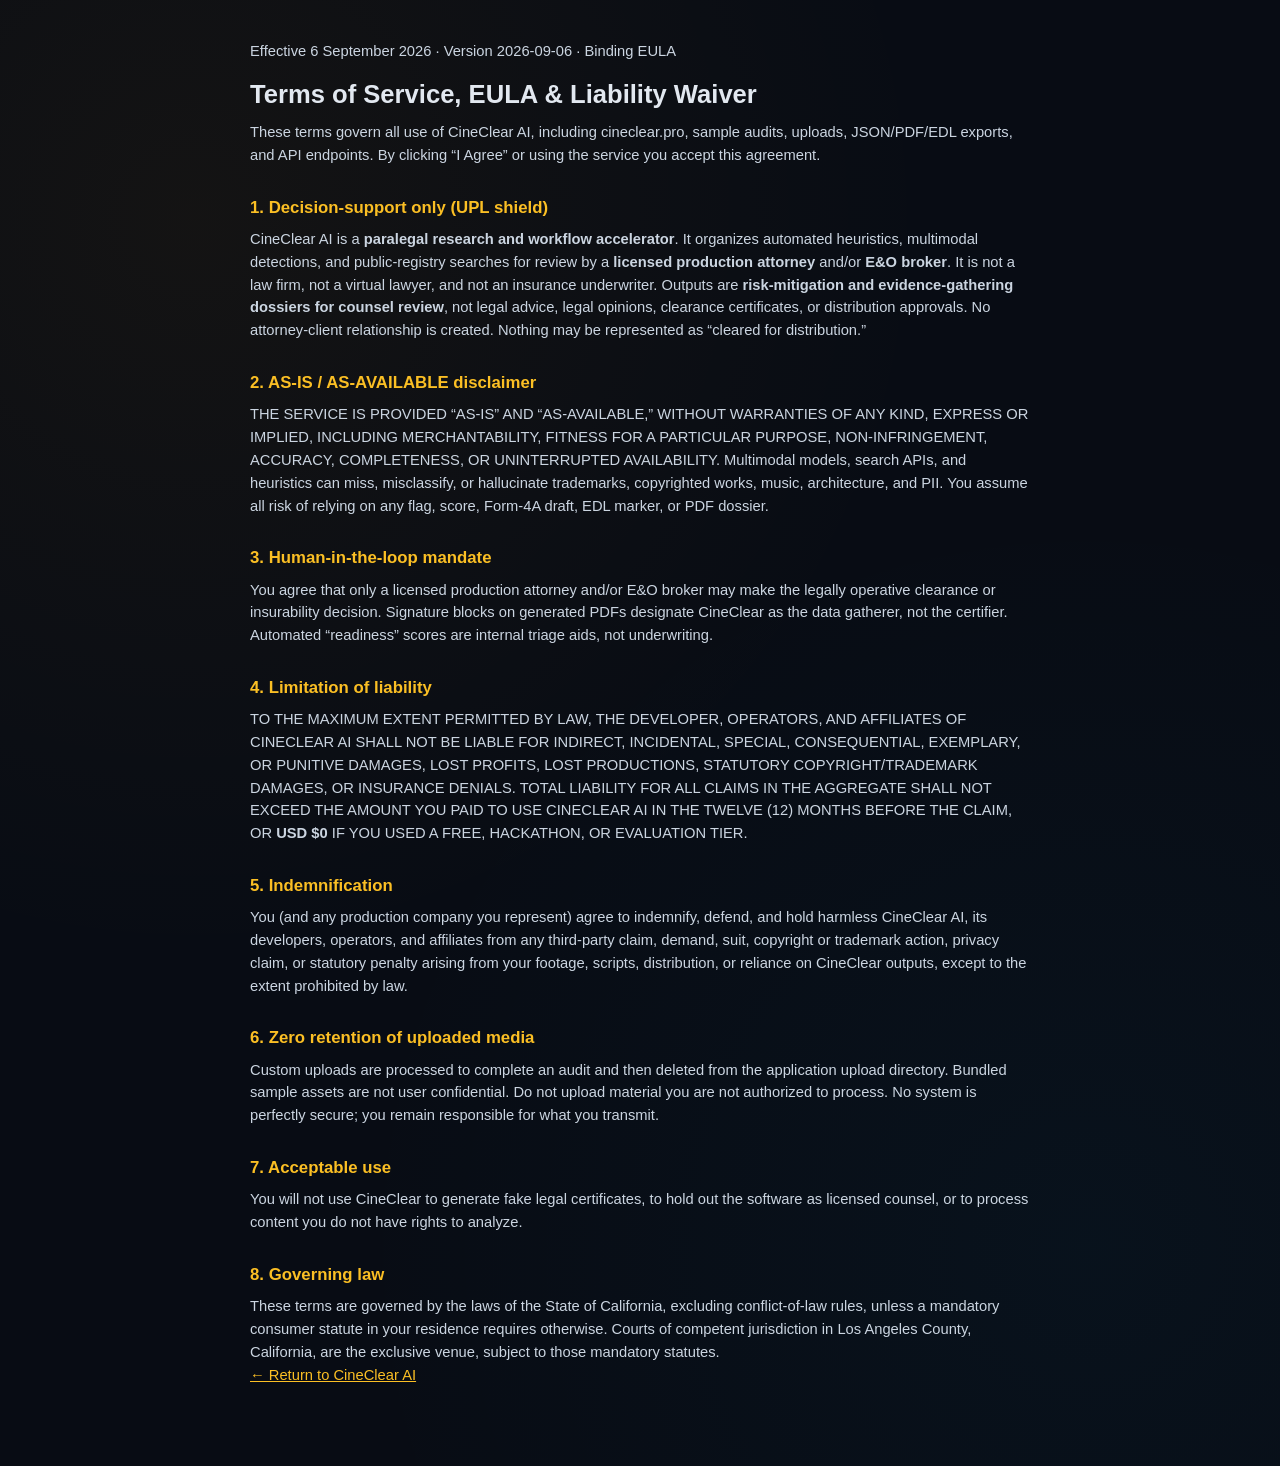
<file: static/legal.html>
<!DOCTYPE html>
<html lang="en">
<head>
    <meta charset="UTF-8">
    <meta name="viewport" content="width=device-width, initial-scale=1.0">
    <title>CineClear AI — Terms of Service &amp; EULA</title>
    <link rel="icon" href="/favicon.ico">
    <link rel="stylesheet" href="/static/style.css?v=20260906e">
    <style>
        .legal-wrap { max-width: 820px; margin: 40px auto 80px; padding: 0 20px; color: #e2e8f0; }
        .legal-wrap h1 { font-size: 1.6rem; margin: 12px 0 8px; }
        .legal-wrap h2 { font-size: 1.05rem; margin: 28px 0 8px; color: #fbbf24; }
        .legal-wrap p, .legal-wrap li { font-size: 0.92rem; line-height: 1.55; color: #cbd5e1; }
        .legal-wrap a { color: #fbbf24; }
        .legal-meta { font-size: 0.8rem; color: #94a3b8; }
    </style>
</head>
<body>
    <div class="legal-wrap">
        <p class="legal-meta">Effective 6 September 2026 · Version 2026-09-06 · Binding EULA</p>
        <h1>Terms of Service, EULA &amp; Liability Waiver</h1>
        <p>These terms govern all use of CineClear AI, including cineclear.pro, sample audits, uploads, JSON/PDF/EDL exports, and API endpoints. By clicking “I Agree” or using the service you accept this agreement.</p>

        <h2>1. Decision-support only (UPL shield)</h2>
        <p>CineClear AI is a <strong>paralegal research and workflow accelerator</strong>. It organizes automated heuristics, multimodal detections, and public-registry searches for review by a <strong>licensed production attorney</strong> and/or <strong>E&amp;O broker</strong>. It is not a law firm, not a virtual lawyer, and not an insurance underwriter. Outputs are <strong>risk-mitigation and evidence-gathering dossiers for counsel review</strong>, not legal advice, legal opinions, clearance certificates, or distribution approvals. No attorney-client relationship is created. Nothing may be represented as “cleared for distribution.”</p>

        <h2>2. AS-IS / AS-AVAILABLE disclaimer</h2>
        <p>THE SERVICE IS PROVIDED “AS-IS” AND “AS-AVAILABLE,” WITHOUT WARRANTIES OF ANY KIND, EXPRESS OR IMPLIED, INCLUDING MERCHANTABILITY, FITNESS FOR A PARTICULAR PURPOSE, NON-INFRINGEMENT, ACCURACY, COMPLETENESS, OR UNINTERRUPTED AVAILABILITY. Multimodal models, search APIs, and heuristics can miss, misclassify, or hallucinate trademarks, copyrighted works, music, architecture, and PII. You assume all risk of relying on any flag, score, Form-4A draft, EDL marker, or PDF dossier.</p>

        <h2>3. Human-in-the-loop mandate</h2>
        <p>You agree that only a licensed production attorney and/or E&amp;O broker may make the legally operative clearance or insurability decision. Signature blocks on generated PDFs designate CineClear as the data gatherer, not the certifier. Automated “readiness” scores are internal triage aids, not underwriting.</p>

        <h2>4. Limitation of liability</h2>
        <p>TO THE MAXIMUM EXTENT PERMITTED BY LAW, THE DEVELOPER, OPERATORS, AND AFFILIATES OF CINECLEAR AI SHALL NOT BE LIABLE FOR INDIRECT, INCIDENTAL, SPECIAL, CONSEQUENTIAL, EXEMPLARY, OR PUNITIVE DAMAGES, LOST PROFITS, LOST PRODUCTIONS, STATUTORY COPYRIGHT/TRADEMARK DAMAGES, OR INSURANCE DENIALS. TOTAL LIABILITY FOR ALL CLAIMS IN THE AGGREGATE SHALL NOT EXCEED THE AMOUNT YOU PAID TO USE CINECLEAR AI IN THE TWELVE (12) MONTHS BEFORE THE CLAIM, OR <strong>USD $0</strong> IF YOU USED A FREE, HACKATHON, OR EVALUATION TIER.</p>

        <h2>5. Indemnification</h2>
        <p>You (and any production company you represent) agree to indemnify, defend, and hold harmless CineClear AI, its developers, operators, and affiliates from any third-party claim, demand, suit, copyright or trademark action, privacy claim, or statutory penalty arising from your footage, scripts, distribution, or reliance on CineClear outputs, except to the extent prohibited by law.</p>

        <h2>6. Zero retention of uploaded media</h2>
        <p>Custom uploads are processed to complete an audit and then deleted from the application upload directory. Bundled sample assets are not user confidential. Do not upload material you are not authorized to process. No system is perfectly secure; you remain responsible for what you transmit.</p>

        <h2>7. Acceptable use</h2>
        <p>You will not use CineClear to generate fake legal certificates, to hold out the software as licensed counsel, or to process content you do not have rights to analyze.</p>

        <h2>8. Governing law</h2>
        <p>These terms are governed by the laws of the State of California, excluding conflict-of-law rules, unless a mandatory consumer statute in your residence requires otherwise. Courts of competent jurisdiction in Los Angeles County, California, are the exclusive venue, subject to those mandatory statutes.</p>

        <p><a href="/">← Return to CineClear AI</a></p>
    </div>
</body>
</html>
</file>
<file: static/style.css>
:root {
    --bg-main: #080c14;
    --bg-card: rgba(15, 23, 42, 0.85);
    --bg-card-hover: rgba(30, 41, 59, 0.95);
    --bg-glass: rgba(255, 255, 255, 0.03);
    
    --border-color: rgba(255, 255, 255, 0.1);
    --border-highlight: rgba(245, 158, 11, 0.4);
    
    /* Cinema tungsten gold accent */
    --primary: #f59e0b;
    --primary-glow: rgba(245, 158, 11, 0.28);
    --primary-hover: #d97706;
    
    --text-main: #ffffff;
    --text-muted: #cbd5e1;
    --text-dim: #94a3b8;
    
    --risk-critical: #ef4444;
    --risk-critical-bg: rgba(239, 68, 68, 0.12);
    --risk-high: #f97316;
    --risk-high-bg: rgba(249, 115, 22, 0.12);
    --risk-medium: #eab308;
    --risk-medium-bg: rgba(234, 179, 8, 0.12);
    --risk-low: #10b981;
    --risk-low-bg: rgba(16, 185, 129, 0.12);

    --radius-sm: 6px;
    --radius-md: 10px;
    --radius-lg: 16px;
}

* {
    box-sizing: border-box;
    margin: 0;
    padding: 0;
}

body {
    font-family: 'Inter', -apple-system, BlinkMacSystemFont, sans-serif;
    background-color: var(--bg-main);
    color: var(--text-main);
    min-height: 100vh;
    display: flex;
    flex-direction: column;
    line-height: 1.5;
    background-image: 
        radial-gradient(circle at 15% 15%, rgba(245, 158, 11, 0.05) 0%, transparent 45%),
        radial-gradient(circle at 85% 85%, rgba(14, 165, 233, 0.04) 0%, transparent 45%);
}

/* Navigation */
.top-nav {
    border-bottom: 1px solid var(--border-color);
    background: rgba(8, 12, 20, 0.92);
    backdrop-filter: blur(16px);
    position: sticky;
    top: 0;
    z-index: 100;
}

.nav-container {
    max-width: 1280px;
    margin: 0 auto;
    padding: 16px 24px;
    display: flex;
    justify-content: space-between;
    align-items: center;
}

.brand {
    display: flex;
    align-items: center;
    gap: 12px;
}

.brand-icon {
    width: 42px;
    height: 42px;
    background: linear-gradient(135deg, #f59e0b, #d97706);
    border-radius: var(--radius-md);
    display: flex;
    align-items: center;
    justify-content: center;
    color: #000;
    font-weight: 800;
    box-shadow: 0 0 16px rgba(245, 158, 11, 0.3);
}

.brand-title {
    font-size: 1.3rem;
    font-weight: 800;
    letter-spacing: 0.5px;
    color: #ffffff;
}

.brand-title .highlight {
    color: #f59e0b;
    margin-left: 2px;
}

.brand-tag {
    display: block;
    font-size: 0.65rem;
    font-weight: 700;
    letter-spacing: 1.5px;
    color: var(--text-dim);
}

.status-badges {
    display: flex;
    gap: 12px;
}

.status-pill {
    display: flex;
    align-items: center;
    gap: 8px;
    background: rgba(255, 255, 255, 0.05);
    border: 1px solid var(--border-color);
    padding: 6px 14px;
    border-radius: 20px;
    font-size: 0.75rem;
    font-weight: 600;
    color: var(--text-muted);
}

.status-pill.parallel {
    border-color: rgba(99, 102, 241, 0.3);
    color: #c7d2fe;
}

.status-pill.judge-vip {
    cursor: pointer;
    transition: all 0.2s ease;
    border-color: rgba(234, 179, 8, 0.3);
    color: #fef08a;
    background: rgba(234, 179, 8, 0.08);
}

.status-pill.judge-vip:hover {
    transform: translateY(-1px);
    border-color: rgba(234, 179, 8, 0.6);
    box-shadow: 0 0 12px rgba(234, 179, 8, 0.2);
}

.status-pill.judge-vip.active-vip {
    border-color: rgba(34, 197, 94, 0.4);
    color: #86efac;
    background: rgba(34, 197, 94, 0.1);
}

.status-pill.judge-vip.active-vip .pulse-dot {
    background-color: #22c55e;
    box-shadow: 0 0 8px #22c55e;
}

.pulse-dot {
    width: 8px;
    height: 8px;
    background-color: var(--risk-low);
    border-radius: 50%;
    box-shadow: 0 0 8px var(--risk-low);
}

.pulse-dot.active {
    background-color: var(--primary);
    box-shadow: 0 0 8px var(--primary);
    animation: pulse 2s infinite;
}

@keyframes pulse {
    0% { transform: scale(0.95); opacity: 0.8; }
    50% { transform: scale(1.2); opacity: 1; }
    100% { transform: scale(0.95); opacity: 0.8; }
}

/* Modal Overlay & Card */
.modal-overlay {
    position: fixed;
    top: 0;
    left: 0;
    right: 0;
    bottom: 0;
    background: rgba(4, 7, 13, 0.82);
    backdrop-filter: blur(8px);
    display: flex;
    align-items: center;
    justify-content: center;
    z-index: 1000;
    animation: fadeIn 0.2s ease;
}

.modal-content {
    width: 100%;
    max-width: 480px;
    padding: 24px;
    border: 1px solid rgba(99, 102, 241, 0.35);
    box-shadow: 0 20px 40px rgba(0, 0, 0, 0.6), 0 0 24px rgba(99, 102, 241, 0.2);
    background: #0b0f19;
    border-radius: var(--radius-lg);
}

.modal-header {
    display: flex;
    align-items: center;
    gap: 12px;
    border-bottom: 1px solid var(--border-color);
    padding-bottom: 14px;
    margin-bottom: 14px;
}

.modal-icon {
    font-size: 1.6rem;
}

.modal-close {
    margin-left: auto;
    background: none;
    border: none;
    color: #94a3b8;
    font-size: 1.5rem;
    cursor: pointer;
    line-height: 1;
    transition: color 0.15s;
}

.modal-close:hover {
    color: #fff;
}

/* Main Container */
.main-container {
    max-width: 1280px;
    margin: 0 auto;
    padding: 32px 24px;
    flex: 1;
    width: 100%;
}

/* Hero Section */
.hero-section {
    text-align: center;
    margin-bottom: 36px;
    padding-top: 8px;
}

.hero-badge {
    display: inline-flex;
    align-items: center;
    gap: 8px;
    padding: 5px 16px;
    background: rgba(245, 158, 11, 0.1);
    border: 1px solid rgba(245, 158, 11, 0.35);
    border-radius: 20px;
    color: #fbbf24;
    font-size: 0.74rem;
    font-weight: 800;
    letter-spacing: 1.2px;
    margin-bottom: 16px;
    box-shadow: 0 0 16px rgba(245, 158, 11, 0.15);
}

.hero-title {
    font-size: 2.75rem;
    font-weight: 800;
    letter-spacing: -0.5px;
    margin-bottom: 14px;
    color: #ffffff;
    text-shadow: 0 2px 24px rgba(0, 0, 0, 0.9);
}

.hero-subtitle {
    font-size: 1.1rem;
    color: #cbd5e1;
    max-width: 760px;
    margin: 0 auto 24px;
    line-height: 1.55;
}

.hero-subtitle strong {
    color: #f59e0b;
    font-weight: 700;
}

/* Studio Telemetry Stats Ticker */
.stats-ticker {
    display: flex;
    align-items: center;
    justify-content: center;
    flex-wrap: wrap;
    gap: 16px;
    background: rgba(15, 23, 42, 0.85);
    border: 1px solid rgba(245, 158, 11, 0.25);
    border-radius: 30px;
    padding: 12px 26px;
    max-width: 980px;
    margin: 0 auto;
    backdrop-filter: blur(16px);
    box-shadow: 0 6px 24px rgba(0, 0, 0, 0.5), 0 0 20px rgba(245, 158, 11, 0.08);
}

.ticker-item {
    display: flex;
    align-items: center;
    gap: 6px;
    font-size: 0.82rem;
}

.ticker-icon {
    font-size: 0.95rem;
}

.ticker-bold {
    font-weight: 700;
    color: #f8fafc;
}

.ticker-muted {
    color: #94a3b8;
    font-size: 0.76rem;
}

.ticker-divider {
    width: 1px;
    height: 16px;
    background: rgba(255, 255, 255, 0.15);
}

/* Cards & Glassmorphism */
.glass-card {
    background: var(--bg-card);
    backdrop-filter: blur(16px);
    border: 1px solid var(--border-color);
    border-radius: var(--radius-lg);
    padding: 24px;
    box-shadow: 0 8px 32px rgba(0, 0, 0, 0.35);
}

.submission-grid {
    display: grid;
    grid-template-columns: 1.2fr 1fr;
    gap: 24px;
    margin-bottom: 36px;
}

.card-header {
    display: flex;
    align-items: center;
    gap: 12px;
    margin-bottom: 18px;
}

.badge-num {
    width: 26px;
    height: 26px;
    background: var(--primary);
    color: #fff;
    font-size: 0.8rem;
    font-weight: 700;
    border-radius: 50%;
    display: flex;
    align-items: center;
    justify-content: center;
}

.card-header h2 {
    font-size: 1.2rem;
    font-weight: 700;
    color: var(--text-main);
}

/* Form Styles */
.form-group {
    margin-bottom: 16px;
}

.form-group label {
    display: block;
    font-size: 0.85rem;
    font-weight: 600;
    color: var(--text-muted);
    margin-bottom: 6px;
}

.input-field {
    width: 100%;
    background: rgba(0, 0, 0, 0.3);
    border: 1px solid var(--border-color);
    border-radius: var(--radius-md);
    padding: 10px 14px;
    color: #fff;
    font-size: 0.95rem;
    outline: none;
    transition: border-color 0.2s, box-shadow 0.2s;
}

.input-field:focus {
    border-color: var(--primary);
    box-shadow: 0 0 0 3px var(--primary-glow);
}

/* Drop Zone */
.drop-zone {
    border: 2px dashed var(--border-color);
    border-radius: var(--radius-md);
    padding: 32px 16px;
    text-align: center;
    background: rgba(0, 0, 0, 0.2);
    cursor: pointer;
    transition: all 0.2s ease;
    position: relative;
    margin-bottom: 20px;
}

.drop-zone:hover, .drop-zone.dragover {
    border-color: var(--primary);
    background: rgba(99, 102, 241, 0.05);
}

.file-input {
    position: absolute;
    top: 0;
    left: 0;
    width: 100%;
    height: 100%;
    opacity: 0;
    cursor: pointer;
}

.upload-icon {
    color: var(--primary);
    margin-bottom: 12px;
}

.drop-text {
    font-size: 0.95rem;
    font-weight: 600;
    margin-bottom: 4px;
}

.drop-subtext {
    font-size: 0.75rem;
    color: var(--text-dim);
    margin-bottom: 14px;
}

.selected-file {
    margin-top: 12px;
    padding: 8px 12px;
    background: rgba(245, 158, 11, 0.12);
    border: 1px solid var(--primary);
    border-radius: var(--radius-sm);
    font-size: 0.85rem;
    color: #fde68a;
    font-family: 'JetBrains Mono', monospace;
}

/* Buttons */
.btn-primary {
    width: 100%;
    background: linear-gradient(135deg, #f59e0b, #d97706);
    color: #080c14;
    border: none;
    border-radius: var(--radius-md);
    padding: 13px 20px;
    font-size: 1rem;
    font-weight: 800;
    letter-spacing: 0.3px;
    cursor: pointer;
    display: flex;
    align-items: center;
    justify-content: center;
    gap: 10px;
    box-shadow: 0 4px 16px rgba(245, 158, 11, 0.35);
    transition: all 0.2s ease;
}

.btn-primary:hover {
    background: linear-gradient(135deg, #fbbf24, #ea580c);
    transform: translateY(-1px);
    box-shadow: 0 6px 24px rgba(245, 158, 11, 0.5);
}

.btn-secondary {
    background: rgba(255, 255, 255, 0.07);
    color: var(--text-main);
    border: 1px solid var(--border-color);
    border-radius: var(--radius-md);
    padding: 8px 16px;
    font-size: 0.85rem;
    font-weight: 600;
    cursor: pointer;
    transition: background 0.2s;
}

.btn-secondary:hover {
    background: rgba(255, 255, 255, 0.12);
}

.btn-download {
    background: linear-gradient(135deg, #10b981, #059669);
    color: #fff;
    border: none;
    border-radius: var(--radius-md);
    padding: 10px 18px;
    font-size: 0.9rem;
    font-weight: 700;
    cursor: pointer;
    display: flex;
    align-items: center;
    gap: 8px;
    box-shadow: 0 4px 12px rgba(16, 185, 129, 0.3);
    transition: transform 0.15s;
}

.btn-download:hover {
    transform: translateY(-1px);
}

/* Sample Library List */
.sample-intro {
    font-size: 0.85rem;
    color: var(--text-muted);
    margin-bottom: 16px;
}

.sample-list {
    display: flex;
    flex-direction: column;
    gap: 12px;
    margin-bottom: 20px;
}

.sample-item {
    display: flex;
    align-items: center;
    gap: 12px;
    background: rgba(0, 0, 0, 0.25);
    border: 1px solid var(--border-color);
    border-radius: var(--radius-md);
    padding: 12px 14px;
    cursor: pointer;
    transition: all 0.2s;
}

.sample-item:hover, .sample-item.active {
    border-color: var(--primary);
    background: rgba(99, 102, 241, 0.08);
}

.sample-type-badge {
    font-size: 0.65rem;
    font-weight: 800;
    padding: 4px 8px;
    border-radius: var(--radius-sm);
    letter-spacing: 0.5px;
}

.sample-type-badge.image { background: #3b82f6; color: #fff; }
.sample-type-badge.script { background: #f59e0b; color: #000; font-weight: 800; }
.sample-type-badge.text { background: #0284c7; color: #fff; }

.sample-info {
    flex: 1;
}

.sample-info h4 {
    font-size: 0.9rem;
    font-weight: 600;
    margin-bottom: 2px;
}

.sample-info p {
    font-size: 0.75rem;
    color: var(--text-dim);
}

.btn-sample-run {
    display: inline-flex;
    align-items: center;
    gap: 6px;
    background: rgba(245, 158, 11, 0.12);
    border: 1px solid rgba(245, 158, 11, 0.4);
    color: #fbbf24;
    font-size: 0.8rem;
    font-weight: 700;
    padding: 8px 14px;
    border-radius: var(--radius-sm);
    cursor: pointer;
    white-space: nowrap;
    transition: all 0.2s ease;
}

.btn-sample-run svg {
    color: inherit;
}

.btn-sample-run:hover,
.sample-item.active .btn-sample-run {
    background: linear-gradient(135deg, #f59e0b, #d97706);
    border-color: #f59e0b;
    color: #080c14;
    box-shadow: 0 4px 14px rgba(245, 158, 11, 0.35);
    transform: translateY(-1px);
}

.sample-item.active {
    border-color: rgba(245, 158, 11, 0.5);
    background: rgba(245, 158, 11, 0.06);
}

.partner-callout {
    display: flex;
    align-items: center;
    gap: 12px;
    background: rgba(99, 102, 241, 0.08);
    border: 1px solid rgba(99, 102, 241, 0.25);
    border-radius: var(--radius-md);
    padding: 10px 14px;
}

.partner-logo {
    font-size: 0.8rem;
    font-weight: 900;
    letter-spacing: 1.5px;
    color: #38bdf8;
    background: rgba(14, 165, 233, 0.15);
    padding: 4px 8px;
    border-radius: 4px;
}

.partner-callout p {
    font-size: 0.75rem;
    color: #cbd5e1;
    line-height: 1.4;
}

/* Processing View */
.processing-container {
    text-align: center;
    padding: 48px 24px;
    margin-bottom: 36px;
}

.spinner-wrapper {
    margin-bottom: 20px;
    display: flex;
    justify-content: center;
}

.radar-spinner {
    width: 60px;
    height: 60px;
    border: 3px solid rgba(99, 102, 241, 0.15);
    border-top-color: var(--primary);
    border-radius: 50%;
    animation: spin 1s linear infinite;
}

@keyframes spin {
    to { transform: rotate(360deg); }
}

.processing-title {
    font-size: 1.4rem;
    font-weight: 700;
    margin-bottom: 6px;
}

.processing-subtitle {
    font-size: 0.92rem;
    color: #cbd5e1;
    margin-bottom: 20px;
    font-weight: 500;
}

.pipeline-progress-track {
    max-width: 620px;
    height: 6px;
    background: rgba(255, 255, 255, 0.08);
    border-radius: 4px;
    margin: 0 auto 30px;
    overflow: hidden;
}

.pipeline-progress-bar {
    height: 100%;
    width: 0%;
    background: linear-gradient(90deg, #f59e0b, #10b981);
    border-radius: 4px;
    transition: width 0.4s ease;
    box-shadow: 0 0 10px rgba(245, 158, 11, 0.4);
}

.pipeline-steps {
    display: flex;
    align-items: center;
    justify-content: center;
    max-width: 800px;
    margin: 0 auto;
}

.step-item {
    display: flex;
    flex-direction: column;
    align-items: center;
    gap: 8px;
    transition: all 0.25s ease;
}

.step-circle {
    width: 34px;
    height: 34px;
    background: rgba(255, 255, 255, 0.06);
    border: 1.5px solid var(--border-color);
    border-radius: 50%;
    display: flex;
    align-items: center;
    justify-content: center;
    font-size: 0.85rem;
    font-weight: 800;
    color: var(--text-dim);
    transition: all 0.3s ease;
}

.step-item.running .step-circle {
    background: rgba(245, 158, 11, 0.15);
    border-color: #f59e0b;
    color: #fbbf24;
    box-shadow: 0 0 16px rgba(245, 158, 11, 0.5);
    animation: pulseRing 1.5s infinite;
}

.step-item.completed .step-circle {
    background: #10b981;
    border-color: #10b981;
    color: #080c14;
    box-shadow: 0 0 12px rgba(16, 185, 129, 0.4);
}

@keyframes pulseRing {
    0% { transform: scale(1); box-shadow: 0 0 0 0 rgba(245, 158, 11, 0.4); }
    70% { transform: scale(1.08); box-shadow: 0 0 0 8px rgba(245, 158, 11, 0); }
    100% { transform: scale(1); box-shadow: 0 0 0 0 rgba(245, 158, 11, 0); }
}

.step-label {
    font-size: 0.75rem;
    font-weight: 600;
    color: var(--text-dim);
    transition: color 0.2s;
}

.step-item.running .step-label {
    color: #fbbf24;
    font-weight: 700;
}

.step-item.completed .step-label {
    color: var(--text-main);
}

.step-line {
    flex: 1;
    height: 2px;
    background: var(--border-color);
    margin: 0 12px;
    margin-bottom: 24px;
    transition: background 0.3s ease;
}

.step-line.completed {
    background: #10b981;
}

.judge-trace {
    max-width: 860px;
    margin: 28px auto 0;
    text-align: left;
    border: 1px solid rgba(245, 158, 11, 0.28);
    border-radius: 12px;
    background: rgba(2, 6, 12, 0.72);
    overflow: hidden;
}

.judge-trace-header {
    padding: 12px 16px 10px;
    border-bottom: 1px solid rgba(255, 255, 255, 0.06);
}

.judge-trace-badge {
    display: inline-block;
    font-size: 0.65rem;
    font-weight: 800;
    letter-spacing: 0.08em;
    color: #080c14;
    background: #f59e0b;
    padding: 3px 8px;
    border-radius: 4px;
}

.judge-trace-header h4 {
    margin: 8px 0 4px;
    font-size: 0.95rem;
    color: #fff;
    font-weight: 700;
}

.judge-trace-header p {
    margin: 0;
    font-size: 0.75rem;
    color: #94a3b8;
}

.judge-trace-header code {
    color: #fbbf24;
    font-family: 'JetBrains Mono', ui-monospace, monospace;
    font-size: 0.72rem;
}

.judge-console {
    height: 210px;
    overflow-y: auto;
    padding: 10px 14px 14px;
    font-family: 'JetBrains Mono', ui-monospace, monospace;
    font-size: 0.72rem;
    line-height: 1.45;
    color: #cbd5e1;
}

.judge-log-line {
    display: grid;
    grid-template-columns: 72px 84px 1fr;
    gap: 8px;
    margin-bottom: 4px;
}

.judge-log-time {
    color: #64748b;
}

.judge-log-source {
    font-weight: 700;
    letter-spacing: 0.04em;
}

.judge-log-source.GEMINI { color: #34d399; }
.judge-log-source.PARALLEL { color: #38bdf8; }
.judge-log-source.ENGINE { color: #fbbf24; }

.judge-log-msg {
    color: #e2e8f0;
    word-break: break-word;
}

/* Bottom Export Action Bar */
.results-bottom-actions {
    display: flex;
    justify-content: space-between;
    align-items: center;
    margin-top: 36px;
    padding: 24px 28px;
    background: linear-gradient(135deg, rgba(15, 23, 42, 0.95), rgba(30, 41, 59, 0.85));
    border: 1px solid rgba(245, 158, 11, 0.3);
    border-radius: var(--radius-lg);
    gap: 20px;
    flex-wrap: wrap;
    box-shadow: 0 8px 30px rgba(0, 0, 0, 0.4);
}

.bottom-actions-info h4 {
    font-size: 1.15rem;
    font-weight: 800;
    color: #fff;
    margin-bottom: 4px;
}

.bottom-actions-info p {
    font-size: 0.82rem;
    color: #94a3b8;
}

/* Results View */
.results-header-bar {
    display: flex;
    justify-content: space-between;
    align-items: center;
    margin-bottom: 24px;
    flex-wrap: wrap;
    gap: 16px;
}

.results-title {
    font-size: 1.6rem;
    font-weight: 800;
}

.results-meta {
    font-size: 0.85rem;
    color: var(--text-muted);
}

.btn-edl {
    background: rgba(30, 41, 59, 0.9);
    border: 1px solid #475569;
    color: #f1f5f9;
    padding: 10px 16px;
    border-radius: var(--radius-md);
    font-size: 0.9rem;
    font-weight: 700;
    cursor: pointer;
    display: flex;
    align-items: center;
    gap: 8px;
    transition: all 0.2s;
}

.btn-edl:hover {
    background: rgba(51, 65, 85, 1);
    border-color: #94a3b8;
    transform: translateY(-1px);
}

/* Media Viewport with SVG Bounding Box Overlay */
.media-viewport-container {
    background: #020617;
    border: 1px solid var(--border-color);
    border-radius: var(--radius-lg);
    margin-bottom: 28px;
    padding: 16px;
    display: flex;
    justify-content: center;
    align-items: center;
    box-shadow: inset 0 2px 8px rgba(0, 0, 0, 0.6);
}

.viewport-wrapper {
    position: relative;
    display: inline-block;
    max-width: 100%;
    border-radius: var(--radius-md);
    overflow: hidden;
    line-height: 0;
}

.preview-img {
    max-height: 480px;
    max-width: 100%;
    height: auto;
    object-fit: contain;
    border-radius: var(--radius-md);
    display: block;
}

.bbox-svg-overlay {
    position: absolute;
    top: 0;
    left: 0;
    width: 100%;
    height: 100%;
    pointer-events: none;
}

.bbox-svg-overlay rect {
    transition: all 0.25s cubic-bezier(0.4, 0, 0.2, 1);
}

.bbox-svg-overlay text {
    font-family: 'Inter', system-ui, sans-serif;
    text-shadow: 0 1px 3px rgba(0, 0, 0, 0.9);
}

/* Underwriter Clearance Assessment Banner */
.underwriter-cert-card {
    background: linear-gradient(135deg, rgba(15, 23, 42, 0.95), rgba(30, 41, 59, 0.9));
    border: 1px solid rgba(245, 158, 11, 0.35);
    border-radius: var(--radius-lg);
    padding: 22px 28px;
    margin-bottom: 24px;
    display: flex;
    align-items: center;
    gap: 22px;
    box-shadow: 0 10px 30px rgba(0, 0, 0, 0.45), 0 0 24px rgba(245, 158, 11, 0.1);
    backdrop-filter: blur(16px);
}

.cert-seal-icon {
    width: 60px;
    height: 60px;
    border-radius: 50%;
    background: linear-gradient(135deg, rgba(245, 158, 11, 0.15), rgba(16, 185, 129, 0.15));
    border: 2px solid #10b981;
    display: flex;
    align-items: center;
    justify-content: center;
    color: #10b981;
    flex-shrink: 0;
    box-shadow: 0 0 20px rgba(16, 185, 129, 0.3);
}

.cert-info {
    flex: 1;
}

.cert-status-badge {
    display: inline-block;
    padding: 3px 10px;
    background: rgba(16, 185, 129, 0.15);
    border: 1px solid rgba(16, 185, 129, 0.4);
    color: #34d399;
    font-size: 0.68rem;
    font-weight: 800;
    letter-spacing: 1px;
    border-radius: 12px;
    margin-bottom: 6px;
}

.cert-status-badge.warning {
    background: rgba(245, 158, 11, 0.15);
    border-color: rgba(245, 158, 11, 0.4);
    color: #fbbf24;
}

.cert-status-badge.danger {
    background: rgba(239, 68, 68, 0.15);
    border-color: rgba(239, 68, 68, 0.4);
    color: #f87171;
}

.cert-title {
    font-size: 1.25rem;
    font-weight: 800;
    color: #f8fafc;
    margin-bottom: 4px;
}

.cert-subtitle {
    font-size: 0.82rem;
    color: #94a3b8;
    line-height: 1.45;
}

.cert-score-container {
    text-align: center;
    flex-shrink: 0;
    padding-left: 20px;
    border-left: 1px solid rgba(255, 255, 255, 0.1);
}

.score-dial {
    font-size: 2.2rem;
    font-weight: 900;
    color: #10b981;
    line-height: 1;
    margin-bottom: 4px;
    text-shadow: 0 0 16px rgba(16, 185, 129, 0.4);
}

.score-subtext {
    font-size: 0.7rem;
    font-weight: 700;
    color: #94a3b8;
    text-transform: uppercase;
    letter-spacing: 0.5px;
}

/* Risk Metrics Grid */
.metrics-grid {
    display: grid;
    grid-template-columns: repeat(auto-fit, minmax(180px, 1fr));
    gap: 16px;
    margin-bottom: 28px;
}

.metric-card {
    background: var(--bg-card);
    border: 1px solid var(--border-color);
    border-radius: var(--radius-md);
    padding: 16px;
    text-align: center;
    transition: transform 0.2s;
}

.metric-card:hover {
    transform: translateY(-2px);
}

.metric-val {
    display: block;
    font-size: 2rem;
    font-weight: 800;
    margin-bottom: 4px;
}

.metric-name {
    font-size: 0.75rem;
    font-weight: 700;
    letter-spacing: 0.5px;
    text-transform: uppercase;
    color: var(--text-muted);
}

.metric-card.total .metric-val { color: #f8fafc; }
.metric-card.critical .metric-val { color: var(--risk-critical); }
.metric-card.high .metric-val { color: var(--risk-high); }
.metric-card.medium .metric-val { color: var(--risk-medium); }
.metric-card.low .metric-val { color: var(--risk-low); }

/* Filter Bar */
.filter-bar {
    margin-bottom: 20px;
}

.filter-tabs {
    display: flex;
    gap: 8px;
    flex-wrap: wrap;
}

.filter-tab {
    background: rgba(255, 255, 255, 0.04);
    border: 1px solid var(--border-color);
    color: var(--text-muted);
    font-size: 0.85rem;
    font-weight: 600;
    padding: 8px 16px;
    border-radius: 20px;
    cursor: pointer;
    transition: all 0.2s;
}

.filter-tab:hover, .filter-tab.active {
    background: var(--primary);
    border-color: var(--primary);
    color: #fff;
    box-shadow: 0 2px 8px var(--primary-glow);
}

/* Flag Cards */
.flags-grid {
    display: flex;
    flex-direction: column;
    gap: 16px;
}

.flag-card {
    background: var(--bg-card);
    border: 1px solid var(--border-color);
    border-left: 4px solid var(--primary);
    border-radius: var(--radius-md);
    padding: 20px;
    transition: border-color 0.2s, background 0.2s;
}

.flag-card.risk-CRITICAL { border-left-color: var(--risk-critical); }
.flag-card.risk-HIGH { border-left-color: var(--risk-high); }
.flag-card.risk-MEDIUM { border-left-color: var(--risk-medium); }
.flag-card.risk-LOW { border-left-color: var(--risk-low); }

.flag-header {
    display: flex;
    justify-content: space-between;
    align-items: center;
    margin-bottom: 12px;
    flex-wrap: wrap;
    gap: 8px;
}

.flag-title-area {
    display: flex;
    align-items: center;
    gap: 10px;
}

.flag-timecode {
    background: rgba(0, 0, 0, 0.4);
    border: 1px solid var(--border-color);
    padding: 3px 8px;
    border-radius: 4px;
    font-family: 'JetBrains Mono', monospace;
    font-size: 0.75rem;
    font-weight: 600;
    color: #93c5fd;
}

.flag-category {
    font-size: 0.7rem;
    font-weight: 700;
    letter-spacing: 0.5px;
    padding: 3px 8px;
    border-radius: 4px;
    background: rgba(255, 255, 255, 0.06);
    color: var(--text-muted);
}

.flag-risk-badge {
    font-size: 0.75rem;
    font-weight: 800;
    padding: 4px 10px;
    border-radius: 20px;
}

.flag-risk-badge.CRITICAL { background: var(--risk-critical-bg); color: var(--risk-critical); border: 1px solid rgba(239, 68, 68, 0.3); }
.flag-risk-badge.HIGH { background: var(--risk-high-bg); color: var(--risk-high); border: 1px solid rgba(249, 115, 22, 0.3); }
.flag-risk-badge.MEDIUM { background: var(--risk-medium-bg); color: var(--risk-medium); border: 1px solid rgba(234, 179, 8, 0.3); }
.flag-risk-badge.LOW { background: var(--risk-low-bg); color: var(--risk-low); border: 1px solid rgba(34, 197, 94, 0.3); }

.flag-entity-name {
    font-size: 1.15rem;
    font-weight: 700;
    margin-bottom: 8px;
    color: #fff;
}

.flag-description {
    font-size: 0.9rem;
    color: var(--text-muted);
    margin-bottom: 16px;
    line-height: 1.4;
}

/* Parallel Grounding Box */
.grounding-box {
    background: rgba(0, 0, 0, 0.35);
    border: 1px solid rgba(99, 102, 241, 0.2);
    border-radius: var(--radius-sm);
    padding: 14px;
    margin-bottom: 14px;
}

.grounding-header {
    display: flex;
    align-items: center;
    justify-content: space-between;
    margin-bottom: 8px;
    font-size: 0.75rem;
    font-weight: 700;
    color: #38bdf8;
}

.grounding-query {
    font-size: 0.8rem;
    font-style: italic;
    color: var(--text-dim);
    margin-bottom: 8px;
}

.grounding-statutory {
    font-size: 0.85rem;
    color: #e2e8f0;
    line-height: 1.45;
    margin-bottom: 10px;
}

.grounding-meta-row {
    display: flex;
    gap: 16px;
    font-size: 0.75rem;
    color: var(--text-dim);
    flex-wrap: wrap;
}

.grounding-meta-row strong {
    color: var(--text-muted);
}

/* Fair Use Scorecard Box */
.fair-use-box {
    background: rgba(15, 23, 42, 0.6);
    border: 1px solid rgba(148, 163, 184, 0.2);
    border-radius: var(--radius-sm);
    padding: 14px;
    margin-bottom: 14px;
}

.fair-use-header {
    display: flex;
    justify-content: space-between;
    align-items: center;
    margin-bottom: 10px;
    font-size: 0.8rem;
    font-weight: 700;
    color: #e2e8f0;
    flex-wrap: wrap;
    gap: 8px;
}

.defense-pill {
    font-size: 0.7rem;
    font-weight: 800;
    padding: 3px 8px;
    border-radius: 20px;
}

.defense-pill.strong { background: rgba(34, 197, 94, 0.15); color: #4ade80; border: 1px solid rgba(34, 197, 94, 0.3); }
.defense-pill.moderate { background: rgba(234, 179, 8, 0.15); color: #facc15; border: 1px solid rgba(234, 179, 8, 0.3); }
.defense-pill.risk { background: rgba(239, 68, 68, 0.15); color: #f87171; border: 1px solid rgba(239, 68, 68, 0.3); }

.fair-use-factors-grid {
    display: grid;
    grid-template-columns: repeat(auto-fit, minmax(240px, 1fr));
    gap: 8px;
}

.factor-item {
    background: rgba(0, 0, 0, 0.3);
    border: 1px solid var(--border-color);
    border-radius: var(--radius-sm);
    padding: 8px 10px;
    display: flex;
    align-items: flex-start;
    gap: 8px;
}

.factor-score {
    background: rgba(14, 165, 233, 0.15);
    color: #38bdf8;
    font-family: 'JetBrains Mono', monospace;
    font-size: 0.75rem;
    font-weight: 800;
    padding: 2px 6px;
    border-radius: 4px;
    white-space: nowrap;
}

.factor-text {
    font-size: 0.75rem;
    color: var(--text-muted);
    line-height: 1.35;
}

/* Multi-Territory Compliance Box */
.territory-box {
    background: rgba(15, 23, 42, 0.5);
    border: 1px solid rgba(56, 189, 248, 0.2);
    border-radius: var(--radius-sm);
    padding: 14px;
    margin-bottom: 14px;
}

.territory-header {
    font-size: 0.8rem;
    font-weight: 700;
    color: #38bdf8;
    margin-bottom: 10px;
}

.territory-grid {
    display: grid;
    grid-template-columns: repeat(auto-fit, minmax(200px, 1fr));
    gap: 8px;
}

.territory-card {
    background: rgba(0, 0, 0, 0.35);
    border: 1px solid rgba(255, 255, 255, 0.06);
    border-radius: var(--radius-sm);
    padding: 10px;
    display: flex;
    flex-direction: column;
    gap: 4px;
}

.territory-name {
    font-size: 0.8rem;
    font-weight: 800;
    color: #fff;
}

.territory-status {
    font-size: 0.7rem;
    font-weight: 700;
    color: #38bdf8;
    background: rgba(56, 189, 248, 0.1);
    padding: 2px 6px;
    border-radius: 3px;
    align-self: flex-start;
}

.territory-statute {
    font-size: 0.75rem;
    font-family: 'JetBrains Mono', monospace;
    color: #94a3b8;
}

.territory-notes {
    font-size: 0.72rem;
    color: var(--text-dim);
    line-height: 1.3;
}

/* AWCPA Architectural Box */
.arch-box {
    border-radius: var(--radius-sm);
    padding: 14px;
    margin-bottom: 14px;
    font-size: 0.8rem;
}

.arch-box.safe {
    background: rgba(16, 185, 129, 0.08);
    border: 1px solid rgba(16, 185, 129, 0.3);
}

.arch-box.restricted {
    background: rgba(239, 68, 68, 0.08);
    border: 1px solid rgba(239, 68, 68, 0.3);
}

.arch-header {
    display: flex;
    justify-content: space-between;
    align-items: center;
    margin-bottom: 8px;
    font-weight: 700;
    color: #e2e8f0;
    flex-wrap: wrap;
    gap: 8px;
}

.arch-badge {
    font-size: 0.7rem;
    font-weight: 800;
    padding: 3px 8px;
    border-radius: 4px;
}

.arch-badge.safe { background: rgba(34, 197, 94, 0.2); color: #4ade80; }
.arch-badge.restricted { background: rgba(239, 68, 68, 0.2); color: #f87171; }

.arch-statute { color: #94a3b8; font-size: 0.75rem; margin-bottom: 4px; }
.arch-restrictions { color: var(--text-muted); font-size: 0.75rem; line-height: 1.35; margin-bottom: 6px; }
.arch-recommendation { color: #f1f5f9; font-size: 0.78rem; }

/* Mitigation Directive Box */
.mitigation-box {
    background: rgba(255, 255, 255, 0.03);
    border-left: 3px solid var(--primary);
    border-radius: 0 var(--radius-sm) var(--radius-sm) 0;
    padding: 12px 14px;
    display: flex;
    align-items: flex-start;
    gap: 10px;
}

.mitigation-icon {
    color: var(--primary);
    margin-top: 2px;
}

.mitigation-text {
    font-size: 0.85rem;
    font-weight: 600;
    color: #f1f5f9;
}

/* Remediation Deliverables Section */
.remediation-section {
    margin-top: 36px;
    background: var(--bg-card);
    border: 1px solid rgba(99, 102, 241, 0.3);
    border-radius: var(--radius-lg);
    padding: 24px;
}

.remediation-header {
    margin-bottom: 20px;
}

.remediation-header h3 {
    font-size: 1.3rem;
    font-weight: 800;
    color: #fff;
    margin-bottom: 4px;
}

.remediation-header p {
    font-size: 0.85rem;
    color: var(--text-muted);
}

.remediation-grid {
    display: grid;
    grid-template-columns: repeat(auto-fit, minmax(320px, 1fr));
    gap: 16px;
}

.remediation-card {
    background: rgba(0, 0, 0, 0.4);
    border: 1px solid var(--border-color);
    border-radius: var(--radius-md);
    padding: 16px;
    display: flex;
    flex-direction: column;
    gap: 10px;
}

.remediation-card.vfx { border-top: 3px solid #38bdf8; }
.remediation-card.legal { border-top: 3px solid #0ea5e9; }
.remediation-card.script { border-top: 3px solid #f59e0b; }
.remediation-card.music { border-top: 3px solid #ec4899; }

.rem-badge {
    align-self: flex-start;
    font-size: 0.7rem;
    font-weight: 800;
    padding: 3px 8px;
    border-radius: 4px;
    letter-spacing: 0.5px;
}

.rem-badge.vfx { background: rgba(56, 189, 248, 0.15); color: #38bdf8; }
.rem-badge.legal { background: rgba(14, 165, 233, 0.15); color: #38bdf8; }
.rem-badge.script { background: rgba(245, 158, 11, 0.15); color: #fbbf24; }
.rem-badge.music { background: rgba(236, 72, 153, 0.15); color: #f472b6; }

.rem-title {
    font-size: 0.95rem;
    font-weight: 700;
    color: #fff;
}

.rem-details {
    font-size: 0.8rem;
    color: var(--text-muted);
    line-height: 1.4;
}

.rem-code {
    background: rgba(0, 0, 0, 0.5);
    border: 1px solid rgba(255, 255, 255, 0.08);
    border-radius: var(--radius-sm);
    padding: 10px;
    font-family: 'JetBrains Mono', monospace;
    font-size: 0.75rem;
    color: #e2e8f0;
    max-height: 160px;
    overflow-y: auto;
    white-space: pre-wrap;
}

/* Footer */
.footer {
    border-top: 1px solid var(--border-color);
    background: rgba(9, 13, 22, 0.95);
    padding: 24px 0;
    margin-top: 48px;
}

.footer-container {
    max-width: 1280px;
    margin: 0 auto;
    padding: 0 24px;
    display: flex;
    justify-content: space-between;
    align-items: center;
    flex-wrap: wrap;
    gap: 16px;
    font-size: 0.8rem;
    color: var(--text-dim);
}

.footer-links {
    display: flex;
    gap: 16px;
}

.footer-links a {
    color: var(--text-muted);
    text-decoration: none;
}

.footer-links a:hover {
    color: var(--primary);
}

.hidden {
    display: none !important;
}

@media (max-width: 900px) {
    .submission-grid {
        grid-template-columns: 1fr;
    }
    .hero-title {
        font-size: 1.8rem;
    }
}
</file>
